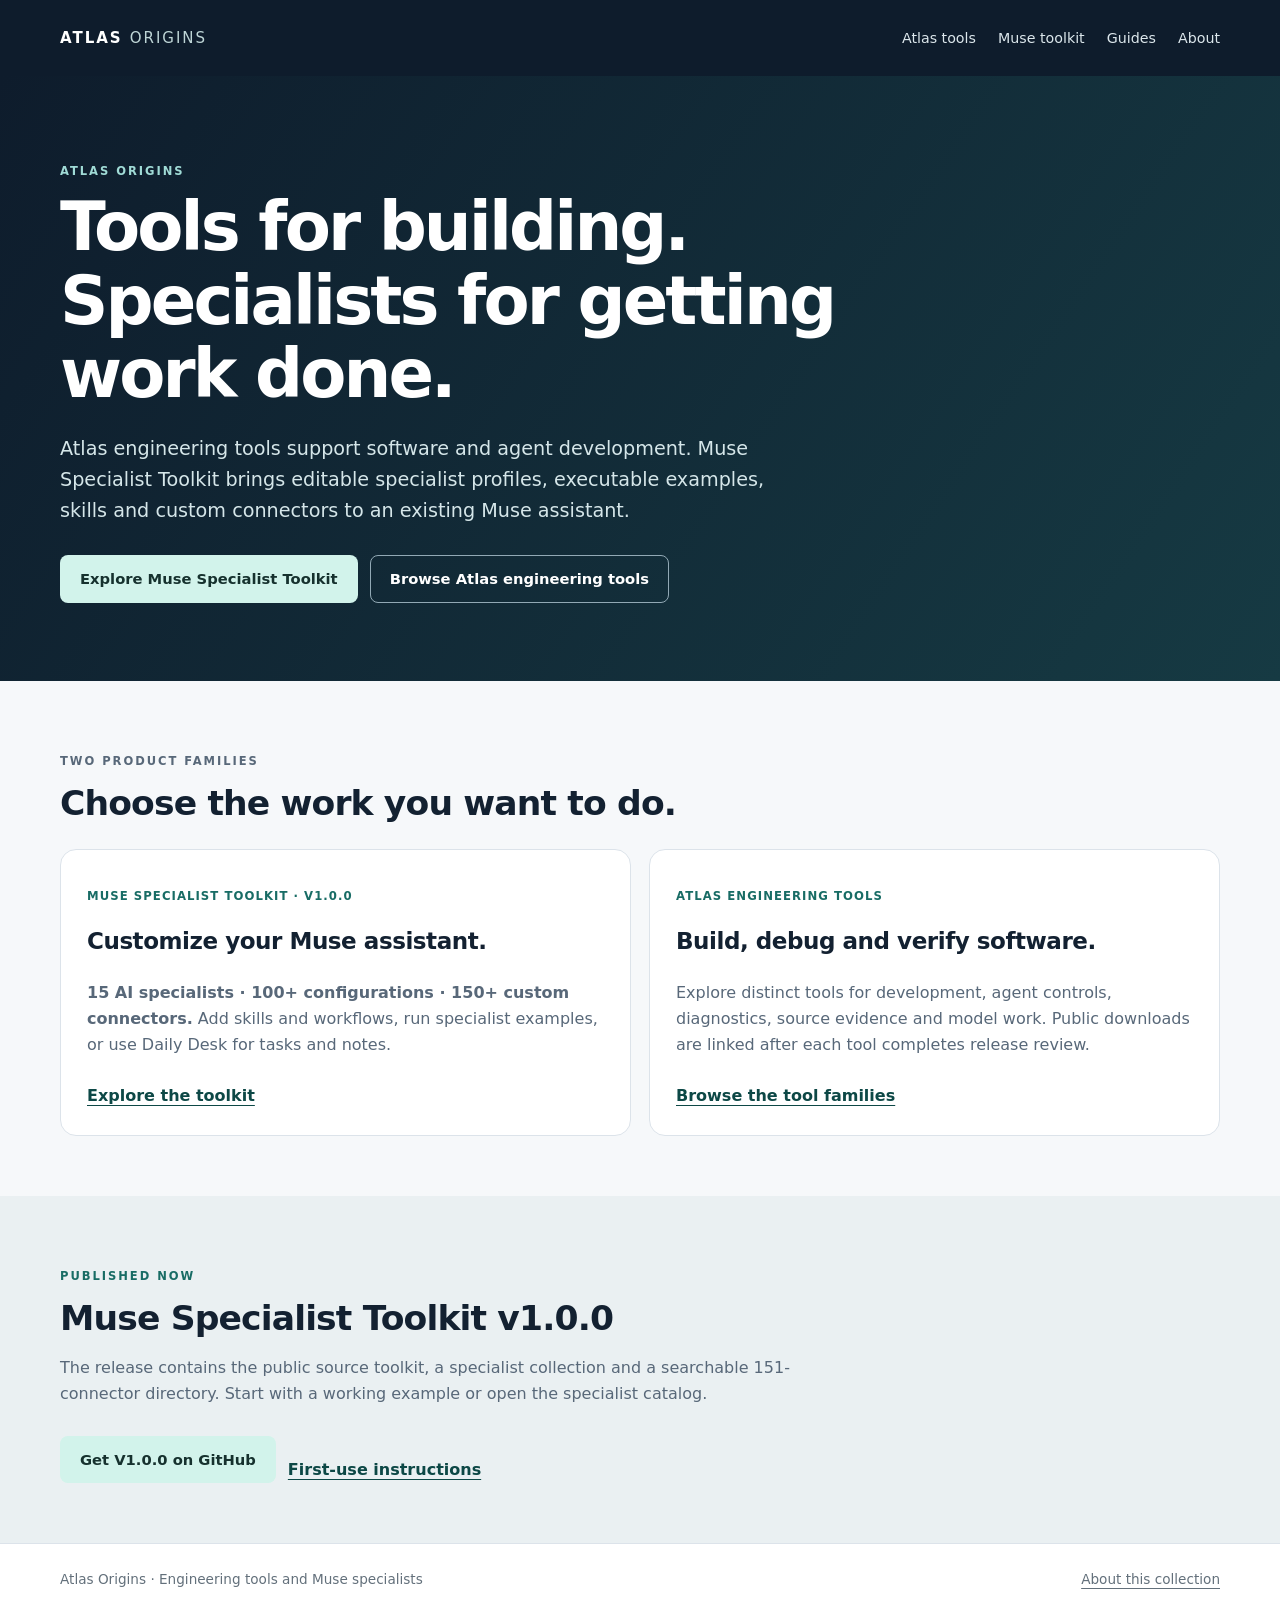
<file: index.html>
<!doctype html>
<html lang="en">
<head>
  <meta charset="utf-8">
  <meta name="viewport" content="width=device-width,initial-scale=1">
  <meta name="color-scheme" content="light">
  <title>Atlas Origins | Atlas tools and Muse Specialist Toolkit</title>
  <meta name="description" content="Independent engineering tools and Muse Specialist Toolkit: 15 AI specialists, 100+ configurations, 150+ custom connectors and executable examples.">
  
  <link rel="canonical" href="https://atlas-origins.github.io/">
  <meta property="og:title" content="Atlas Origins | Atlas tools and Muse Specialist Toolkit">
  <meta property="og:description" content="Independent engineering tools and Muse Specialist Toolkit: 15 AI specialists, 100+ configurations, 150+ custom connectors and executable examples.">
  <link rel="stylesheet" href="/assets/site.css">
  <script src="/assets/search.js" defer></script>
</head>
<body>
  <a class="skip" href="#content">Skip to content</a>
  <header class="site-header">
    <div class="shell header-inner">
      <a class="site-identity" href="/" aria-label="Atlas Origins home"><span>ATLAS <span class="word-accent">ORIGINS</span></span></a>
      <nav aria-label="Primary"><a href="/atlas/">Atlas tools</a><a href="/kits/">Muse toolkit</a><a href="/guides/">Guides</a><a href="/about/">About</a></nav>
    </div>
  </header>
  <main id="content" tabindex="-1">
  <section class="hero"><div class="shell">
    <p class="eyebrow">ATLAS ORIGINS</p>
    <h1>Tools for building. Specialists for getting work done.</h1>
    <p class="hero-description">Atlas engineering tools support software and agent development. Muse Specialist Toolkit brings editable specialist profiles, executable examples, skills and custom connectors to an existing Muse assistant.</p>
    <div class="actions"><a class="button primary" href="/kits/">Explore Muse Specialist Toolkit</a><a class="button secondary" href="/atlas/">Browse Atlas engineering tools</a></div>
  </div></section>
  <section class="shell section" aria-label="Product families"><div class="section-heading"><p class="eyebrow">TWO PRODUCT FAMILIES</p><h2>Choose the work you want to do.</h2></div>
    <div class="two-grid">
      <article class="feature"><p class="feature-index">MUSE SPECIALIST TOOLKIT · V1.0.0</p><h3>Customize your Muse assistant.</h3><p><strong>15 AI specialists · 100+ configurations · 150+ custom connectors.</strong> Add skills and workflows, run specialist examples, or use Daily Desk for tasks and notes.</p><a class="text-link" href="/kits/">Explore the toolkit</a></article>
      <article class="feature"><p class="feature-index">ATLAS ENGINEERING TOOLS</p><h3>Build, debug and verify software.</h3><p>Explore distinct tools for development, agent controls, diagnostics, source evidence and model work. Public downloads are linked after each tool completes release review.</p><a class="text-link" href="/atlas/">Browse the tool families</a></article>
    </div>
  </section>
  <section class="section muted-section"><div class="shell"><p class="eyebrow">PUBLISHED NOW</p><h2>Muse Specialist Toolkit v1.0.0</h2><p class="normal-width">The release contains the public source toolkit, a specialist collection and a searchable 151-connector directory. Start with a working example or open the specialist catalog.</p><div class="actions"><a class="button primary" href="https://github.com/atlas-origins/muse-ai-agent-presets/releases/tag/v1.0.0">Get V1.0.0 on GitHub</a><a class="text-link" href="https://github.com/atlas-origins/muse-ai-agent-presets/blob/main/docs/v1/START_HERE.md">First-use instructions</a></div></div></section>
  </main>
  <footer class="footer"><div class="shell footer-inner"><span>Atlas Origins · Engineering tools and Muse specialists</span><span><a href="/about/">About this collection</a></span></div></footer>
</body>
</html>
</file>
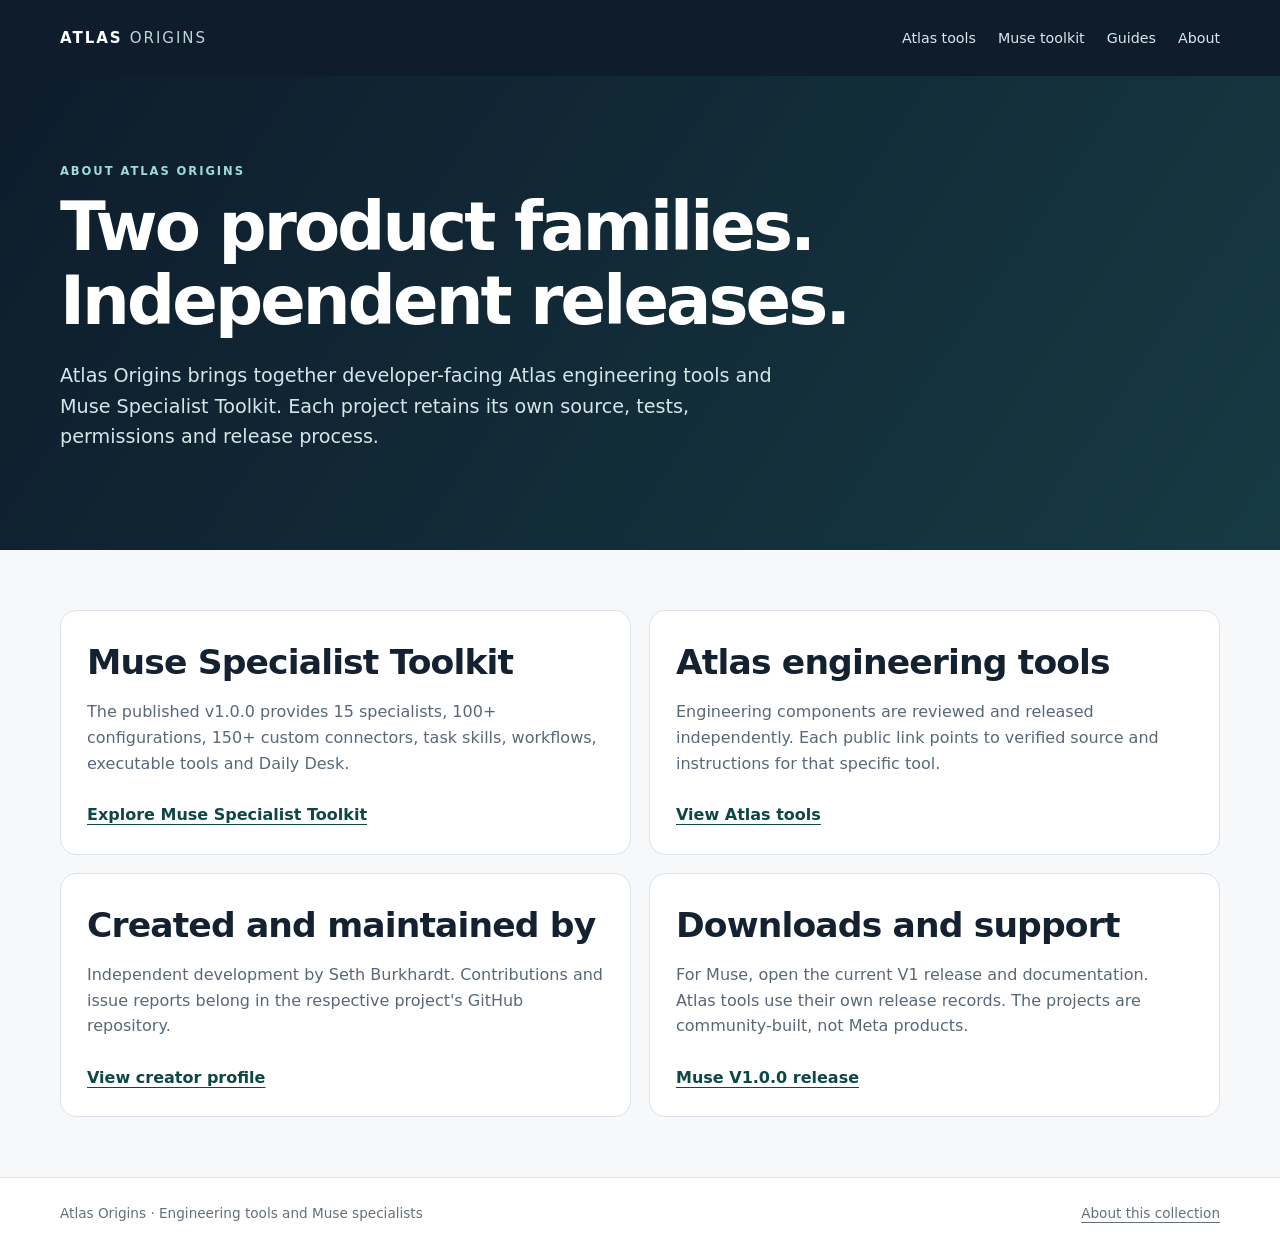
<file: about/index.html>
<!doctype html>
<html lang="en">
<head>
  <meta charset="utf-8">
  <meta name="viewport" content="width=device-width,initial-scale=1">
  <meta name="color-scheme" content="light">
  <title>About Atlas Origins | Independent tools and Muse specialists</title>
  <meta name="description" content="Atlas Origins publishes independent Atlas engineering tools and Muse Specialist Toolkit, with separate source, acceptance and release decisions.">
  
  <link rel="canonical" href="https://atlas-origins.github.io/about/">
  <meta property="og:title" content="About Atlas Origins | Independent tools and Muse specialists">
  <meta property="og:description" content="Atlas Origins publishes independent Atlas engineering tools and Muse Specialist Toolkit, with separate source, acceptance and release decisions.">
  <link rel="stylesheet" href="/assets/site.css">
  <script src="/assets/search.js" defer></script>
</head>
<body>
  <a class="skip" href="#content">Skip to content</a>
  <header class="site-header">
    <div class="shell header-inner">
      <a class="site-identity" href="/" aria-label="Atlas Origins home"><span>ATLAS <span class="word-accent">ORIGINS</span></span></a>
      <nav aria-label="Primary"><a href="/atlas/">Atlas tools</a><a href="/kits/">Muse toolkit</a><a href="/guides/">Guides</a><a href="/about/">About</a></nav>
    </div>
  </header>
  <main id="content" tabindex="-1">
    <section class="hero"><div class="shell"><p class="eyebrow">ABOUT ATLAS ORIGINS</p><h1>Two product families. Independent releases.</h1><p class="hero-description">Atlas Origins brings together developer-facing Atlas engineering tools and Muse Specialist Toolkit. Each project retains its own source, tests, permissions and release process.</p></div></section>
    <section class="shell section"><div class="two-grid">
      <article class="panel"><h2>Muse Specialist Toolkit</h2><p>The published v1.0.0 provides 15 specialists, 100+ configurations, 150+ custom connectors, task skills, workflows, executable tools and Daily Desk.</p><a class="text-link" href="/kits/">Explore Muse Specialist Toolkit</a></article>
      <article class="panel"><h2>Atlas engineering tools</h2><p>Engineering components are reviewed and released independently. Each public link points to verified source and instructions for that specific tool.</p><a class="text-link" href="/atlas/">View Atlas tools</a></article>
      <article class="panel"><h2>Created and maintained by</h2><p>Independent development by Seth Burkhardt. Contributions and issue reports belong in the respective project's GitHub repository.</p><a class="text-link" href="https://github.com/sethburkhardt21-dev">View creator profile</a></article>
      <article class="panel"><h2>Downloads and support</h2><p>For Muse, open the current V1 release and documentation. Atlas tools use their own release records. The projects are community-built, not Meta products.</p><a class="text-link" href="https://github.com/atlas-origins/muse-ai-agent-presets/releases/tag/v1.0.0">Muse V1.0.0 release</a></article>
    </div></section>
  </main>
  <footer class="footer"><div class="shell footer-inner"><span>Atlas Origins · Engineering tools and Muse specialists</span><span><a href="/about/">About this collection</a></span></div></footer>
</body>
</html>
</file>
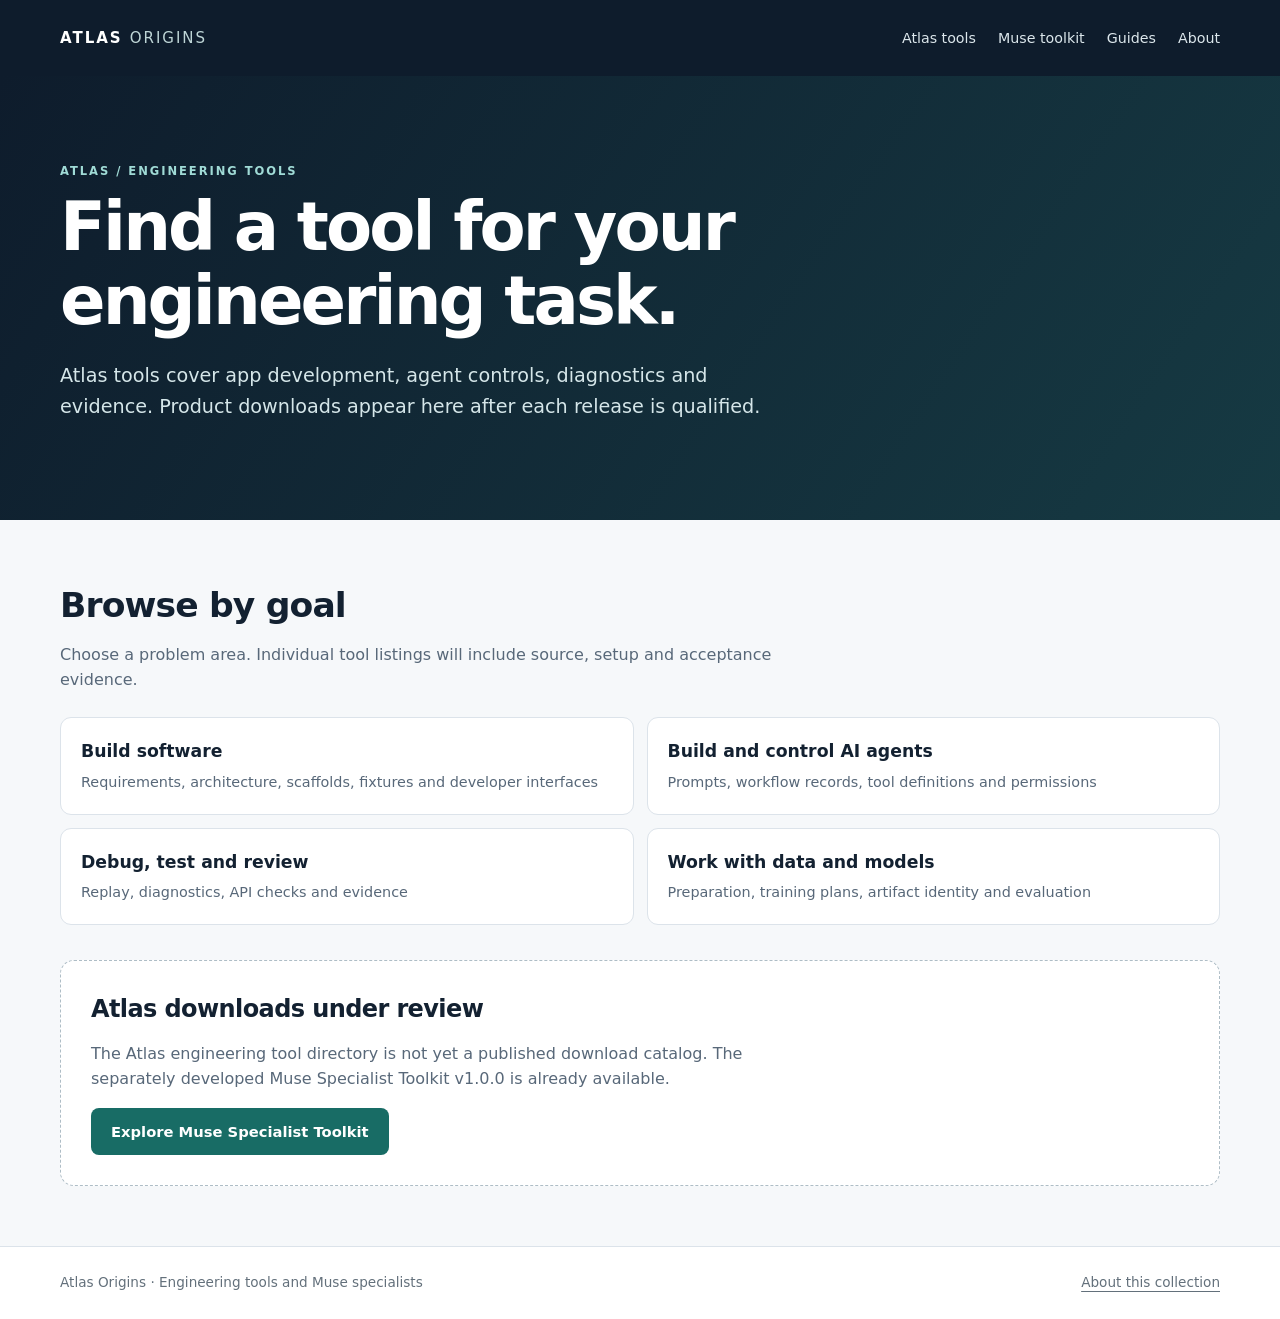
<file: atlas/index.html>
<!doctype html>
<html lang="en">
<head>
  <meta charset="utf-8">
  <meta name="viewport" content="width=device-width,initial-scale=1">
  <meta name="color-scheme" content="light">
  <title>Atlas engineering tools | Atlas Origins</title>
  <meta name="description" content="Browse Atlas development, agent-control, diagnostics, evidence and model tooling. Verified releases appear here as each tool is qualified.">
  
  <link rel="canonical" href="https://atlas-origins.github.io/atlas/">
  <meta property="og:title" content="Atlas engineering tools | Atlas Origins">
  <meta property="og:description" content="Browse Atlas development, agent-control, diagnostics, evidence and model tooling. Verified releases appear here as each tool is qualified.">
  <link rel="stylesheet" href="/assets/site.css">
  <script src="/assets/search.js" defer></script>
</head>
<body>
  <a class="skip" href="#content">Skip to content</a>
  <header class="site-header">
    <div class="shell header-inner">
      <a class="site-identity" href="/" aria-label="Atlas Origins home"><span>ATLAS <span class="word-accent">ORIGINS</span></span></a>
      <nav aria-label="Primary"><a href="/atlas/">Atlas tools</a><a href="/kits/">Muse toolkit</a><a href="/guides/">Guides</a><a href="/about/">About</a></nav>
    </div>
  </header>
  <main id="content" tabindex="-1"><section class="hero"><div class="shell"><p class="eyebrow">ATLAS / ENGINEERING TOOLS</p><h1>Find a tool for your engineering task.</h1><p class="hero-description">Atlas tools cover app development, agent controls, diagnostics and evidence. Product downloads appear here after each release is qualified.</p></div></section>
  <section class="shell section" aria-label="Find Atlas tools"><div class="section-heading"><h2>Browse by goal</h2><p>Choose a problem area. Individual tool listings will include source, setup and acceptance evidence.</p></div>
  <div class="goal-grid"><div class="goal-link"><span class="goal-title">Build software</span><span>Requirements, architecture, scaffolds, fixtures and developer interfaces</span></div><div class="goal-link"><span class="goal-title">Build and control AI agents</span><span>Prompts, workflow records, tool definitions and permissions</span></div><div class="goal-link"><span class="goal-title">Debug, test and review</span><span>Replay, diagnostics, API checks and evidence</span></div><div class="goal-link"><span class="goal-title">Work with data and models</span><span>Preparation, training plans, artifact identity and evaluation</span></div></div>
  <div class="empty-state" role="status"><h2>Atlas downloads under review</h2><p>The Atlas engineering tool directory is not yet a published download catalog. The separately developed Muse Specialist Toolkit v1.0.0 is already available.</p><a class="button primary" href="/kits/">Explore Muse Specialist Toolkit</a></div>
  </section></main>
  <footer class="footer"><div class="shell footer-inner"><span>Atlas Origins · Engineering tools and Muse specialists</span><span><a href="/about/">About this collection</a></span></div></footer>
</body>
</html>
</file>
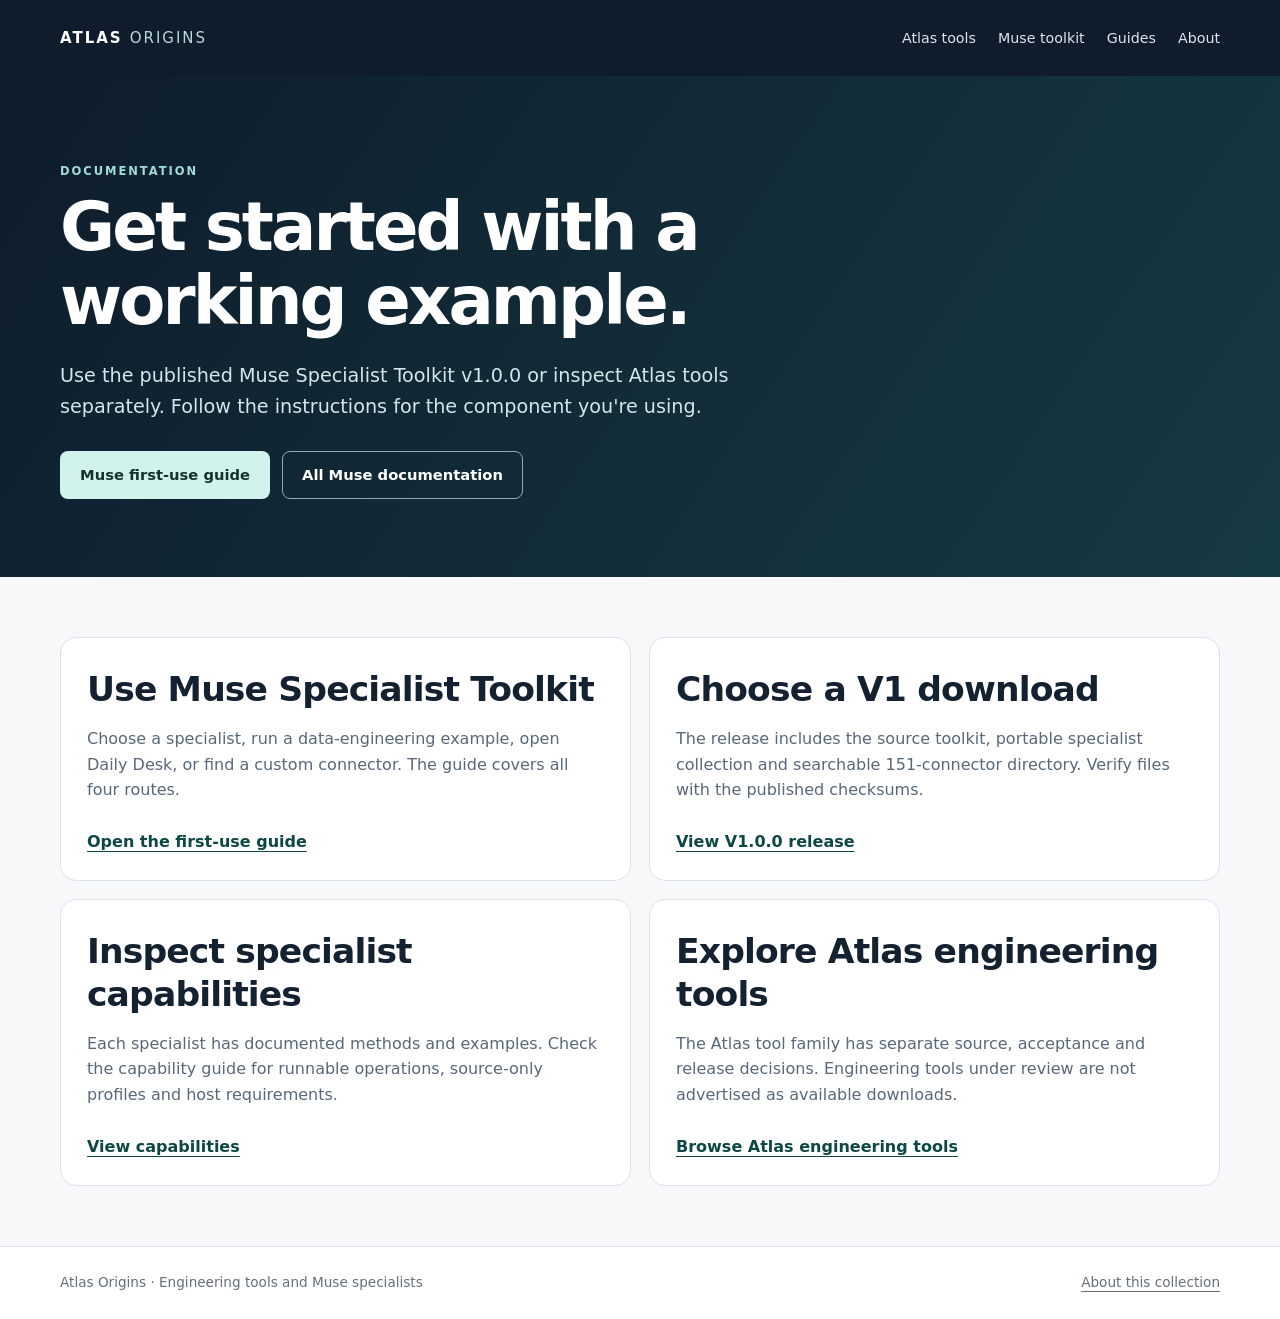
<file: guides/index.html>
<!doctype html>
<html lang="en">
<head>
  <meta charset="utf-8">
  <meta name="viewport" content="width=device-width,initial-scale=1">
  <meta name="color-scheme" content="light">
  <title>Guides and V1 downloads | Atlas Origins</title>
  <meta name="description" content="Install Muse Specialist Toolkit v1.0.0, choose a specialist, run a working example, explore connectors and read the source-backed capability guide.">
  
  <link rel="canonical" href="https://atlas-origins.github.io/guides/">
  <meta property="og:title" content="Guides and V1 downloads | Atlas Origins">
  <meta property="og:description" content="Install Muse Specialist Toolkit v1.0.0, choose a specialist, run a working example, explore connectors and read the source-backed capability guide.">
  <link rel="stylesheet" href="/assets/site.css">
  <script src="/assets/search.js" defer></script>
</head>
<body>
  <a class="skip" href="#content">Skip to content</a>
  <header class="site-header">
    <div class="shell header-inner">
      <a class="site-identity" href="/" aria-label="Atlas Origins home"><span>ATLAS <span class="word-accent">ORIGINS</span></span></a>
      <nav aria-label="Primary"><a href="/atlas/">Atlas tools</a><a href="/kits/">Muse toolkit</a><a href="/guides/">Guides</a><a href="/about/">About</a></nav>
    </div>
  </header>
  <main id="content" tabindex="-1">
    <section class="hero"><div class="shell"><p class="eyebrow">DOCUMENTATION</p><h1>Get started with a working example.</h1><p class="hero-description">Use the published Muse Specialist Toolkit v1.0.0 or inspect Atlas tools separately. Follow the instructions for the component you're using.</p>
      <div class="actions"><a class="button primary" href="https://github.com/atlas-origins/muse-ai-agent-presets/blob/main/docs/v1/START_HERE.md">Muse first-use guide</a><a class="button secondary" href="https://github.com/atlas-origins/muse-ai-agent-presets/blob/main/docs/README.md">All Muse documentation</a></div>
    </div></section>
    <section class="shell section"><div class="two-grid">
      <article class="panel"><h2>Use Muse Specialist Toolkit</h2><p>Choose a specialist, run a data-engineering example, open Daily Desk, or find a custom connector. The guide covers all four routes.</p><a class="text-link" href="https://github.com/atlas-origins/muse-ai-agent-presets/blob/main/docs/v1/START_HERE.md">Open the first-use guide</a></article>
      <article class="panel"><h2>Choose a V1 download</h2><p>The release includes the source toolkit, portable specialist collection and searchable 151-connector directory. Verify files with the published checksums.</p><a class="text-link" href="https://github.com/atlas-origins/muse-ai-agent-presets/releases/tag/v1.0.0">View V1.0.0 release</a></article>
      <article class="panel"><h2>Inspect specialist capabilities</h2><p>Each specialist has documented methods and examples. Check the capability guide for runnable operations, source-only profiles and host requirements.</p><a class="text-link" href="https://github.com/atlas-origins/muse-ai-agent-presets/blob/main/docs/CAPABILITIES.md">View capabilities</a></article>
      <article class="panel"><h2>Explore Atlas engineering tools</h2><p>The Atlas tool family has separate source, acceptance and release decisions. Engineering tools under review are not advertised as available downloads.</p><a class="text-link" href="/atlas/">Browse Atlas engineering tools</a></article>
    </div></section>
  </main>
  <footer class="footer"><div class="shell footer-inner"><span>Atlas Origins · Engineering tools and Muse specialists</span><span><a href="/about/">About this collection</a></span></div></footer>
</body>
</html>
</file>
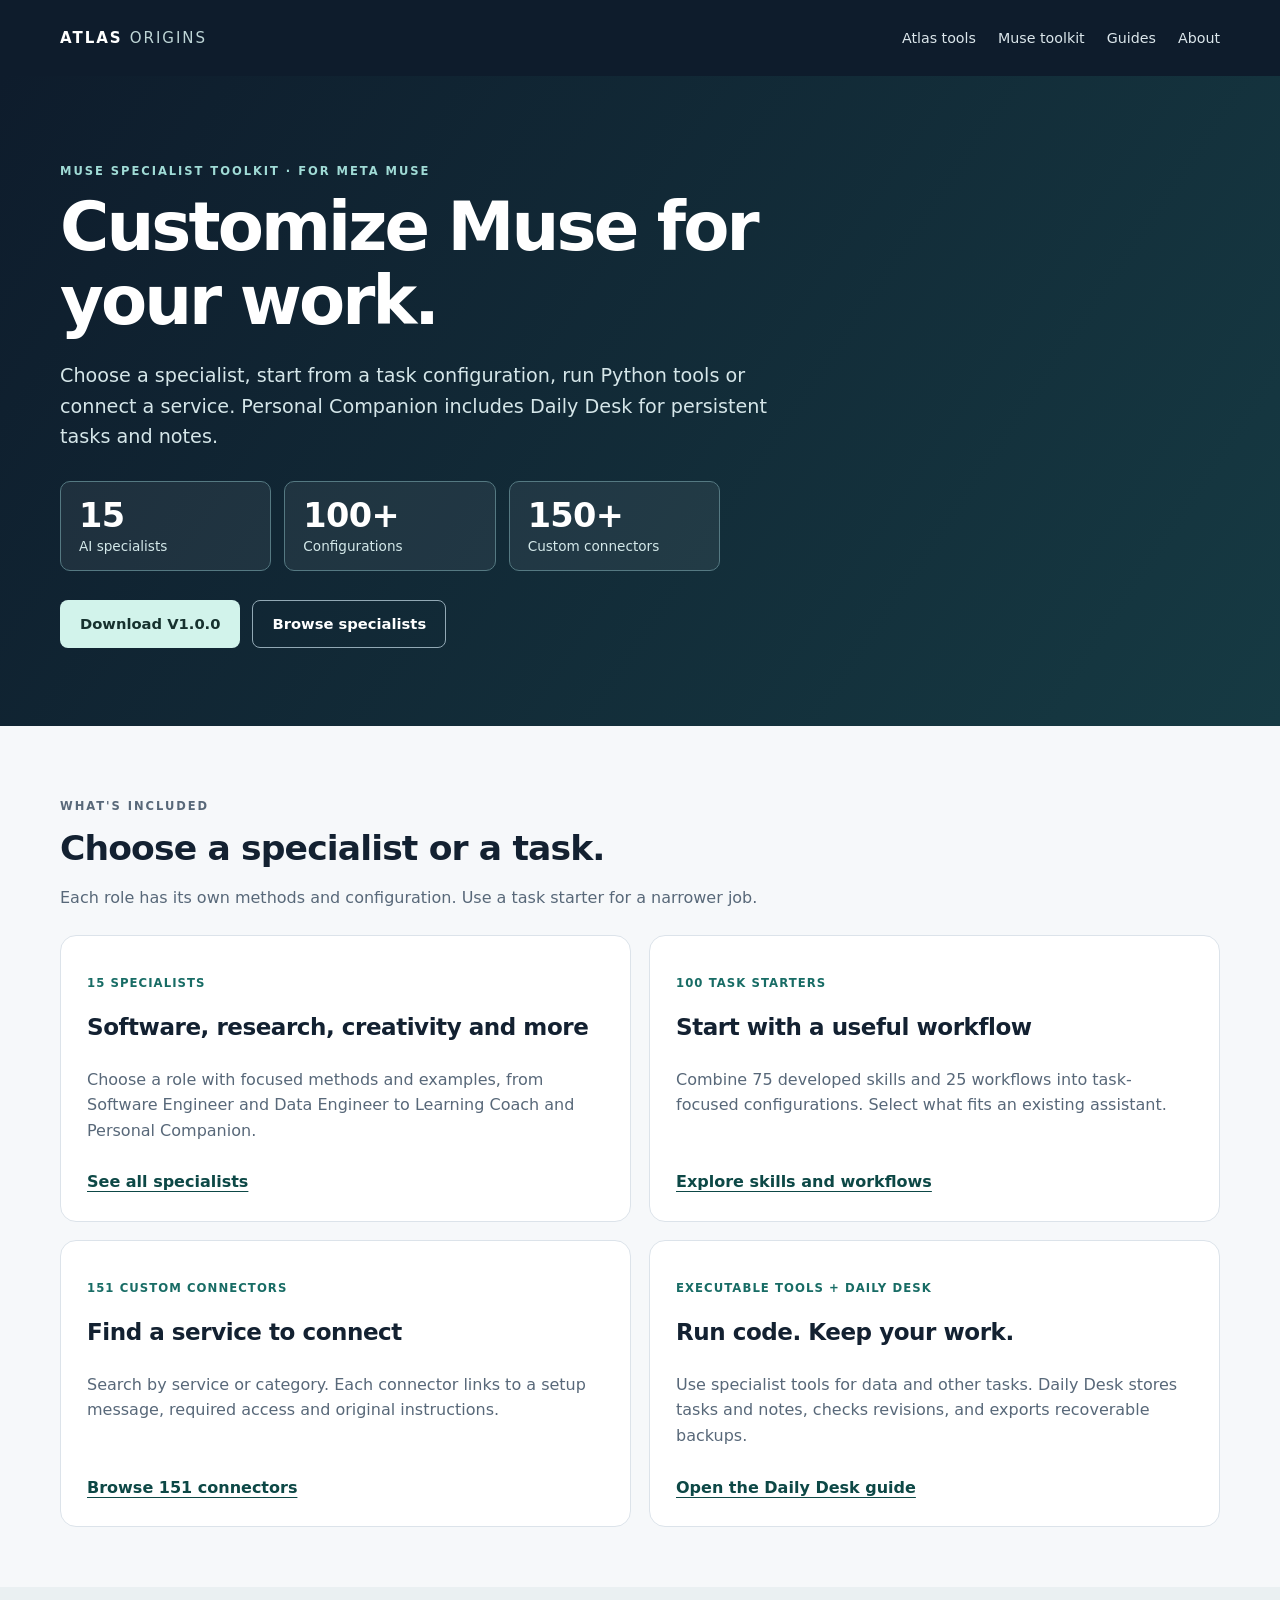
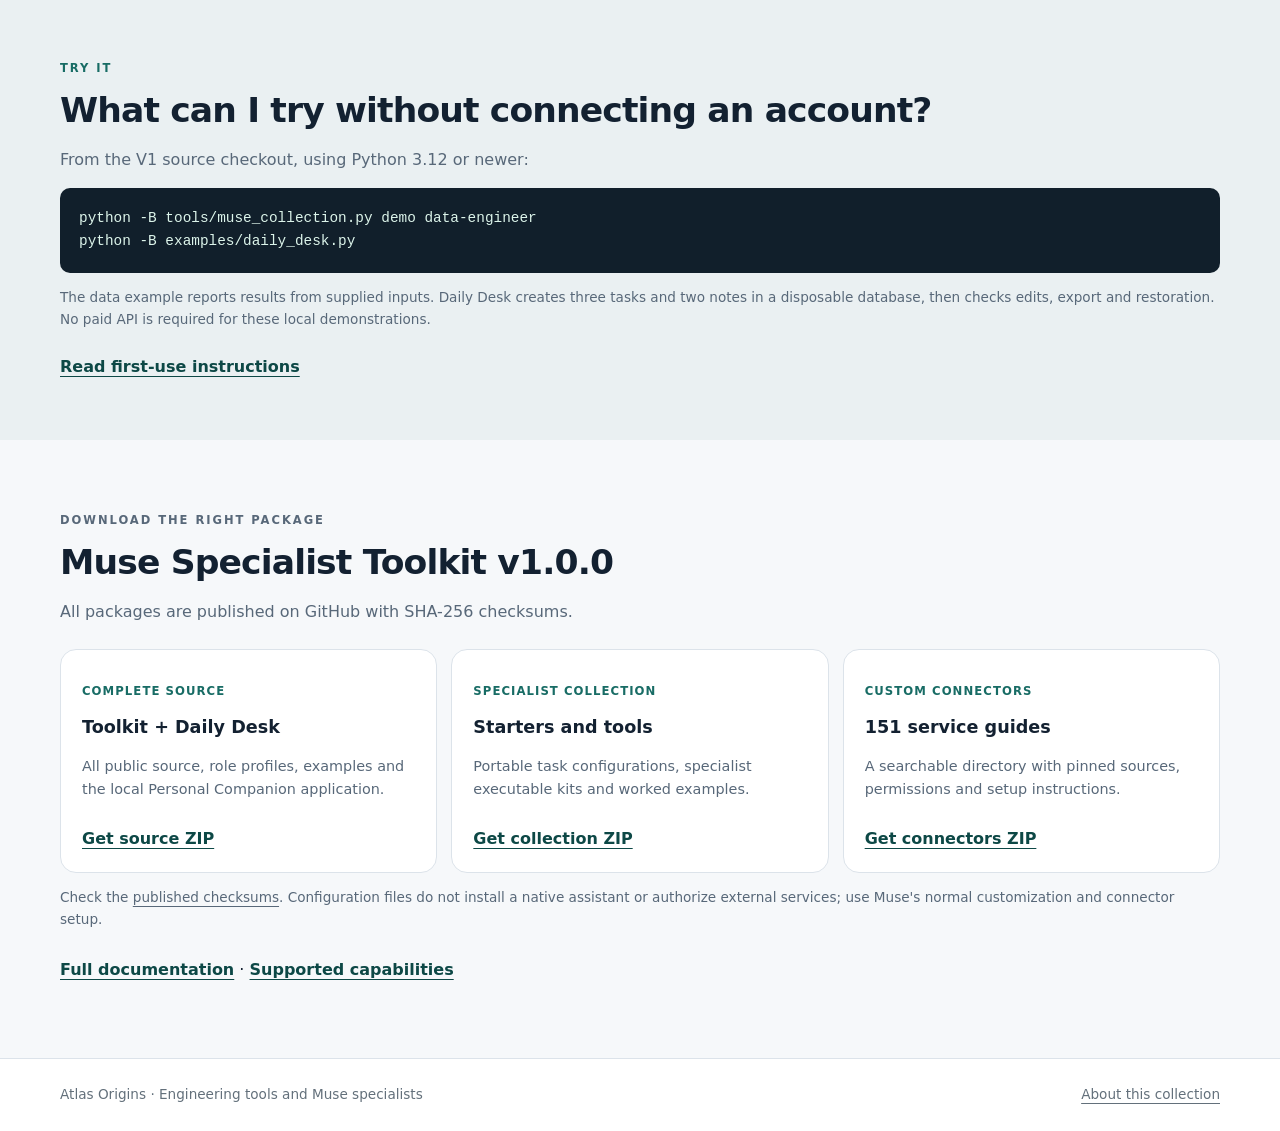
<file: kits/index.html>
<!doctype html>
<html lang="en">
<head>
  <meta charset="utf-8">
  <meta name="viewport" content="width=device-width,initial-scale=1">
  <meta name="color-scheme" content="light">
  <title>Muse Specialist Toolkit | AI Specialists & Connectors</title>
  <meta name="description" content="Customize Meta Muse with 15 AI specialists, 100+ configurations, 75 skills, 25 workflows, executable tools, Daily Desk and 151 custom connectors.">
  
  <link rel="canonical" href="https://atlas-origins.github.io/kits/">
  <meta property="og:title" content="Muse Specialist Toolkit | AI Specialists & Connectors">
  <meta property="og:description" content="Customize Meta Muse with 15 AI specialists, 100+ configurations, 75 skills, 25 workflows, executable tools, Daily Desk and 151 custom connectors.">
  <script type="application/ld+json">
{
  "@context": "https://schema.org",
  "@graph": [
    {
      "@type": "WebPage",
      "@id": "https://atlas-origins.github.io/kits/#webpage",
      "name": "Muse Specialist Toolkit | AI Specialists & Connectors",
      "url": "https://atlas-origins.github.io/kits/",
      "description": "Browse Muse Specialist Toolkit roles, working tools, task configurations, and custom connectors."
    },
    {
      "@type": "SoftwareSourceCode",
      "@id": "https://github.com/atlas-origins/muse-ai-agent-presets#source",
      "name": "Muse Specialist Toolkit",
      "description": "Community-built Meta Muse specialist profiles, task skills, executable Python tools, a local Personal Companion workspace and custom connector setup guides.",
      "codeRepository": "https://github.com/atlas-origins/muse-ai-agent-presets",
      "url": "https://github.com/atlas-origins/muse-ai-agent-presets",
      "license": "https://github.com/atlas-origins/muse-ai-agent-presets/blob/main/LICENSE",
      "programmingLanguage": "Python",
      "isAccessibleForFree": true,
      "author": {
        "@type": "Organization",
        "name": "Atlas Origins",
        "url": "https://atlas-origins.github.io/"
      }
    }
  ]
}
  </script>
  <link rel="stylesheet" href="/assets/site.css">
  <script src="/assets/search.js" defer></script>
</head>
<body>
  <a class="skip" href="#content">Skip to content</a>
  <header class="site-header">
    <div class="shell header-inner">
      <a class="site-identity" href="/" aria-label="Atlas Origins home"><span>ATLAS <span class="word-accent">ORIGINS</span></span></a>
      <nav aria-label="Primary"><a href="/atlas/">Atlas tools</a><a href="/kits/">Muse toolkit</a><a href="/guides/">Guides</a><a href="/about/">About</a></nav>
    </div>
  </header>
  <main id="content" tabindex="-1">
    <section class="hero"><div class="shell">
      <p class="eyebrow">MUSE SPECIALIST TOOLKIT · FOR META MUSE</p>
      <h1>Customize Muse for your work.</h1>
      <p class="hero-description">Choose a specialist, start from a task configuration, run Python tools or connect a service. Personal Companion includes Daily Desk for persistent tasks and notes.</p>
      <div class="stat-grid" aria-label="Toolkit inventory">
        <div class="stat"><strong>15</strong><span>AI specialists</span></div>
        <div class="stat"><strong>100+</strong><span>Configurations</span></div>
        <div class="stat"><strong>150+</strong><span>Custom connectors</span></div>
      </div>
      <div class="actions"><a class="button primary" href="https://github.com/atlas-origins/muse-ai-agent-presets/releases/tag/v1.0.0">Download V1.0.0</a><a class="button secondary" href="https://github.com/atlas-origins/muse-ai-agent-presets/blob/main/docs/handbook/specialists-by-task.md">Browse specialists</a></div>
    </div></section>
    <section class="shell section" aria-labelledby="capabilities"><div class="section-heading"><p class="eyebrow">WHAT'S INCLUDED</p><h2 id="capabilities">Choose a specialist or a task.</h2><p>Each role has its own methods and configuration. Use a task starter for a narrower job.</p></div>
    <div class="two-grid">
      <article class="feature"><p class="feature-index">15 SPECIALISTS</p><h3>Software, research, creativity and more</h3><p>Choose a role with focused methods and examples, from Software Engineer and Data Engineer to Learning Coach and Personal Companion.</p><a class="text-link" href="https://github.com/atlas-origins/muse-ai-agent-presets/blob/main/docs/handbook/specialists-by-task.md">See all specialists</a></article>
      <article class="feature"><p class="feature-index">100 TASK STARTERS</p><h3>Start with a useful workflow</h3><p>Combine 75 developed skills and 25 workflows into task-focused configurations. Select what fits an existing assistant.</p><a class="text-link" href="https://github.com/atlas-origins/muse-ai-agent-presets/blob/main/docs/SKILLS.md">Explore skills and workflows</a></article>
      <article class="feature"><p class="feature-index">151 CUSTOM CONNECTORS</p><h3>Find a service to connect</h3><p>Search by service or category. Each connector links to a setup message, required access and original instructions.</p><a class="text-link" href="https://github.com/atlas-origins/muse-ai-agent-presets/blob/main/docs/connectors/CATALOG.md">Browse 151 connectors</a></article>
      <article class="feature"><p class="feature-index">EXECUTABLE TOOLS + DAILY DESK</p><h3>Run code. Keep your work.</h3><p>Use specialist tools for data and other tasks. Daily Desk stores tasks and notes, checks revisions, and exports recoverable backups.</p><a class="text-link" href="https://github.com/atlas-origins/muse-ai-agent-presets/blob/main/docs/spaces/DAILY_DESK.md">Open the Daily Desk guide</a></article>
    </div></section>
    <section class="section muted-section"><div class="shell"><p class="eyebrow">TRY IT</p><h2>What can I try without connecting an account?</h2><p class="normal-width">From the V1 source checkout, using Python 3.12 or newer:</p>
    <pre><code>python -B tools/muse_collection.py demo data-engineer
python -B examples/daily_desk.py</code></pre><p class="micronote">The data example reports results from supplied inputs. Daily Desk creates three tasks and two notes in a disposable database, then checks edits, export and restoration. No paid API is required for these local demonstrations.</p>
    <a class="text-link" href="https://github.com/atlas-origins/muse-ai-agent-presets/blob/main/docs/v1/START_HERE.md">Read first-use instructions</a></div></section>
    <section class="shell section"><div class="section-heading"><p class="eyebrow">DOWNLOAD THE RIGHT PACKAGE</p><h2>Muse Specialist Toolkit v1.0.0</h2><p>All packages are published on GitHub with SHA-256 checksums.</p></div>
    <div class="card-grid">
      <article class="tool-card"><p class="card-label">COMPLETE SOURCE</p><h3>Toolkit + Daily Desk</h3><p>All public source, role profiles, examples and the local Personal Companion application.</p><a class="text-link" href="https://github.com/atlas-origins/muse-ai-agent-presets/releases/download/v1.0.0/muse-specialist-toolkit-v1.0.0.zip">Get source ZIP</a></article>
      <article class="tool-card"><p class="card-label">SPECIALIST COLLECTION</p><h3>Starters and tools</h3><p>Portable task configurations, specialist executable kits and worked examples.</p><a class="text-link" href="https://github.com/atlas-origins/muse-ai-agent-presets/releases/download/v1.0.0/muse-specialist-collection-v1.0.0.zip">Get collection ZIP</a></article>
      <article class="tool-card"><p class="card-label">CUSTOM CONNECTORS</p><h3>151 service guides</h3><p>A searchable directory with pinned sources, permissions and setup instructions.</p><a class="text-link" href="https://github.com/atlas-origins/muse-ai-agent-presets/releases/download/v1.0.0/muse-custom-connectors-v1.0.0.zip">Get connectors ZIP</a></article>
    </div>
    <p class="micronote">Check the <a href="https://github.com/atlas-origins/muse-ai-agent-presets/releases/download/v1.0.0/SHA256SUMS.txt">published checksums</a>. Configuration files do not install a native assistant or authorize external services; use Muse's normal customization and connector setup.</p>
    <p><a class="text-link" href="https://github.com/atlas-origins/muse-ai-agent-presets/blob/main/docs/README.md">Full documentation</a> · <a class="text-link" href="https://github.com/atlas-origins/muse-ai-agent-presets/blob/main/docs/CAPABILITIES.md">Supported capabilities</a></p>
    </section>
  </main>
  <footer class="footer"><div class="shell footer-inner"><span>Atlas Origins · Engineering tools and Muse specialists</span><span><a href="/about/">About this collection</a></span></div></footer>
</body>
</html>
</file>
<file: assets/site.css>
:root{color-scheme:light;--ink:#132131;--muted:#586879;--paper:#f6f8fa;--surface:#fff;--line:#dce3ea;--accent:#186c65;--accent-dark:#0d4846;--header:#0e1c2c;--radius:16px}
*{box-sizing:border-box}html{scroll-behavior:smooth}body{margin:0;color:var(--ink);background:var(--paper);font:16px/1.6 system-ui,-apple-system,"Segoe UI",sans-serif}a{color:inherit;text-decoration-thickness:1px;text-underline-offset:4px}a:hover{color:var(--accent-dark)}a:focus-visible,input:focus-visible{outline:3px solid #b4672c;outline-offset:3px}.skip{position:absolute;top:-100px;left:16px;background:#fff;padding:10px;z-index:20}.skip:focus{top:12px}.shell{width:min(1160px,calc(100% - 40px));margin-inline:auto}.site-header{background:var(--header);color:#fff}.header-inner{display:flex;min-height:76px;align-items:center;justify-content:space-between;gap:24px}.site-identity{display:inline-flex;align-items:center;gap:12px;text-decoration:none;font-size:.94rem;font-weight:750;letter-spacing:.13em;white-space:nowrap}.site-identity:hover{color:#fff}.identity-symbol{display:inline-flex;width:31px;height:31px;align-items:center;justify-content:center;border:1px solid #92a9af;border-radius:8px;font-size:17px;font-weight:650;letter-spacing:0}.word-accent{font-weight:500;color:#bed5d6}.site-header nav{display:flex;gap:22px;align-items:center;flex-wrap:wrap}.site-header nav a{font-size:.89rem;color:#dce7ec;text-decoration:none}.site-header nav a:hover{text-decoration:underline;color:#fff}.hero{background:linear-gradient(124deg,#0e1c2c,#163a43);color:#fff;padding:74px 0 78px}.hero .eyebrow{color:#a0dbd6}.hero h1{font-size:clamp(2rem,5.5vw,4.2rem);line-height:1.09;letter-spacing:-.043em;max-width:850px;margin:10px 0 23px}.hero-description{color:#d5e6e9;max-width:730px;font-size:clamp(1.03rem,1.6vw,1.2rem)}.eyebrow{color:var(--accent);font-size:.72rem;font-weight:750;letter-spacing:.17em;text-transform:uppercase}.actions{display:flex;gap:12px;flex-wrap:wrap;margin-top:29px}.button{display:inline-flex;align-items:center;justify-content:center;min-height:45px;padding:11px 19px;font-weight:700;text-align:center;border-radius:8px;text-decoration:none;border:1px solid transparent;font-size:.92rem}.button.primary{background:#d2f3eb;color:#16312e}.button.primary:hover{background:white}.button.secondary{background:transparent;color:#fff;border-color:#92a9b5}.button.secondary:hover{background:#254850}.section{padding-block:60px}.section-heading{margin-bottom:24px}.section-heading h2,.section h2{font-size:clamp(1.45rem,2.7vw,2.25rem);letter-spacing:-.025em;line-height:1.22;margin:4px 0 10px}.section-heading p,.normal-width{max-width:730px;color:var(--muted)}.two-grid{display:grid;grid-template-columns:repeat(2,minmax(0,1fr));gap:18px}.feature,.panel,.tool-card{background:var(--surface);border:1px solid var(--line);border-radius:var(--radius);padding:26px;min-width:0}.feature{min-height:255px;display:flex;flex-direction:column;align-items:flex-start}.feature h3{font-size:1.44rem;line-height:1.25;letter-spacing:-.02em;margin:9px 0}.feature p,.panel p,.tool-card p{color:var(--muted)}.feature-index,.card-label{font-size:.73rem!important;letter-spacing:.09em;color:var(--accent)!important;font-weight:760!important;text-transform:uppercase}.text-link{display:inline-block;color:var(--accent-dark);font-weight:750;margin-top:auto;padding-top:10px}.muted-section{background:#eaf0f2}.goal-grid{display:grid;grid-template-columns:repeat(2,minmax(0,1fr));gap:13px}.goal-link{display:flex;flex-direction:column;background:#fff;border:1px solid var(--line);border-radius:11px;padding:20px;text-decoration:none;color:var(--muted);font-size:.9rem}.goal-link:hover{border-color:#98c0b8;box-shadow:0 3px 12px #0d2c2913}.goal-title{font-size:1.08rem;color:var(--ink);font-weight:750;margin-bottom:5px}.filters{margin:35px 0 18px;display:flex;align-items:center;gap:16px;flex-wrap:wrap}.filters label{font-weight:700}.filters input{min-width:240px;flex:1 1 330px;background:#fff;border:1px solid #9cb0be;border-radius:8px;padding:12px 14px;font:inherit}.filters p{font-size:.86rem;color:var(--muted)}.product-group{padding-top:15px;scroll-margin-top:32px}.card-grid{display:grid;grid-template-columns:repeat(3,minmax(0,1fr));gap:14px}.tool-card{padding:21px;display:flex;align-items:flex-start;flex-direction:column}.tool-card h3{font-size:1.1rem;margin:0}.tool-card p{font-size:.9rem;flex:1}.tool-card[hidden]{display:none}.empty-state{background:#fff;border:1px dashed #aebdc6;padding:30px;border-radius:14px;margin:35px 0 0}.empty-state h2{font-size:1.5rem}.empty-state p{max-width:680px;color:var(--muted)}.empty-state .button{background:var(--accent);color:#fff}.limit-panel,.notice{margin:25px 0;padding:21px 23px;background:#e6f0f1;border-left:4px solid var(--accent);border-radius:9px}.limit-panel p{color:#425a60}.micronote{font-size:.85rem;color:var(--muted)}.hero .micronote{color:#bcd4d8}pre{background:#111f2b;color:#dcf4ea;border-radius:10px;padding:19px;overflow:auto;font-size:.9rem}.footer{border-top:1px solid var(--line);background:#fff}.footer-inner{display:flex;justify-content:space-between;gap:20px;flex-wrap:wrap;padding-block:25px;font-size:.85rem;color:#63707b}
@media(max-width:850px){.card-grid{grid-template-columns:repeat(2,minmax(0,1fr))}.header-inner{align-items:flex-start;flex-direction:column;padding-block:17px;gap:12px}.site-header nav{gap:16px}}
@media(max-width:610px){.shell{width:min(100% - 28px,1160px)}.hero{padding:53px 0}.two-grid,.card-grid,.goal-grid{grid-template-columns:1fr}.section{padding-block:38px}.site-header nav{gap:14px}.site-header nav a{font-size:.82rem}.feature,.panel,.tool-card{padding:20px}.filters{align-items:stretch;flex-direction:column}.filters input{min-width:0;width:100%;flex:0 0 auto}}
@media(prefers-reduced-motion:reduce){*,*::before,*::after{scroll-behavior:auto!important;transition:none!important;animation:none!important}}

.stat-grid{display:grid;grid-template-columns:repeat(3,minmax(0,1fr));gap:13px;max-width:660px;margin-top:28px}
.stat{border:1px solid #557982;background:#ffffff10;padding:15px 18px;border-radius:10px;min-width:0;display:flex;flex-direction:column;gap:1px}
.stat strong{font-size:clamp(1.6rem,3vw,2.1rem);line-height:1.15;color:#fff;letter-spacing:-.02em}
.stat span{color:#d3e8e9;font-size:.85rem;line-height:1.35}
@media(max-width:610px){.stat-grid{gap:7px}.stat{padding:12px 9px}.stat strong{font-size:1.47rem}.stat span{font-size:.75rem}}
</file>
